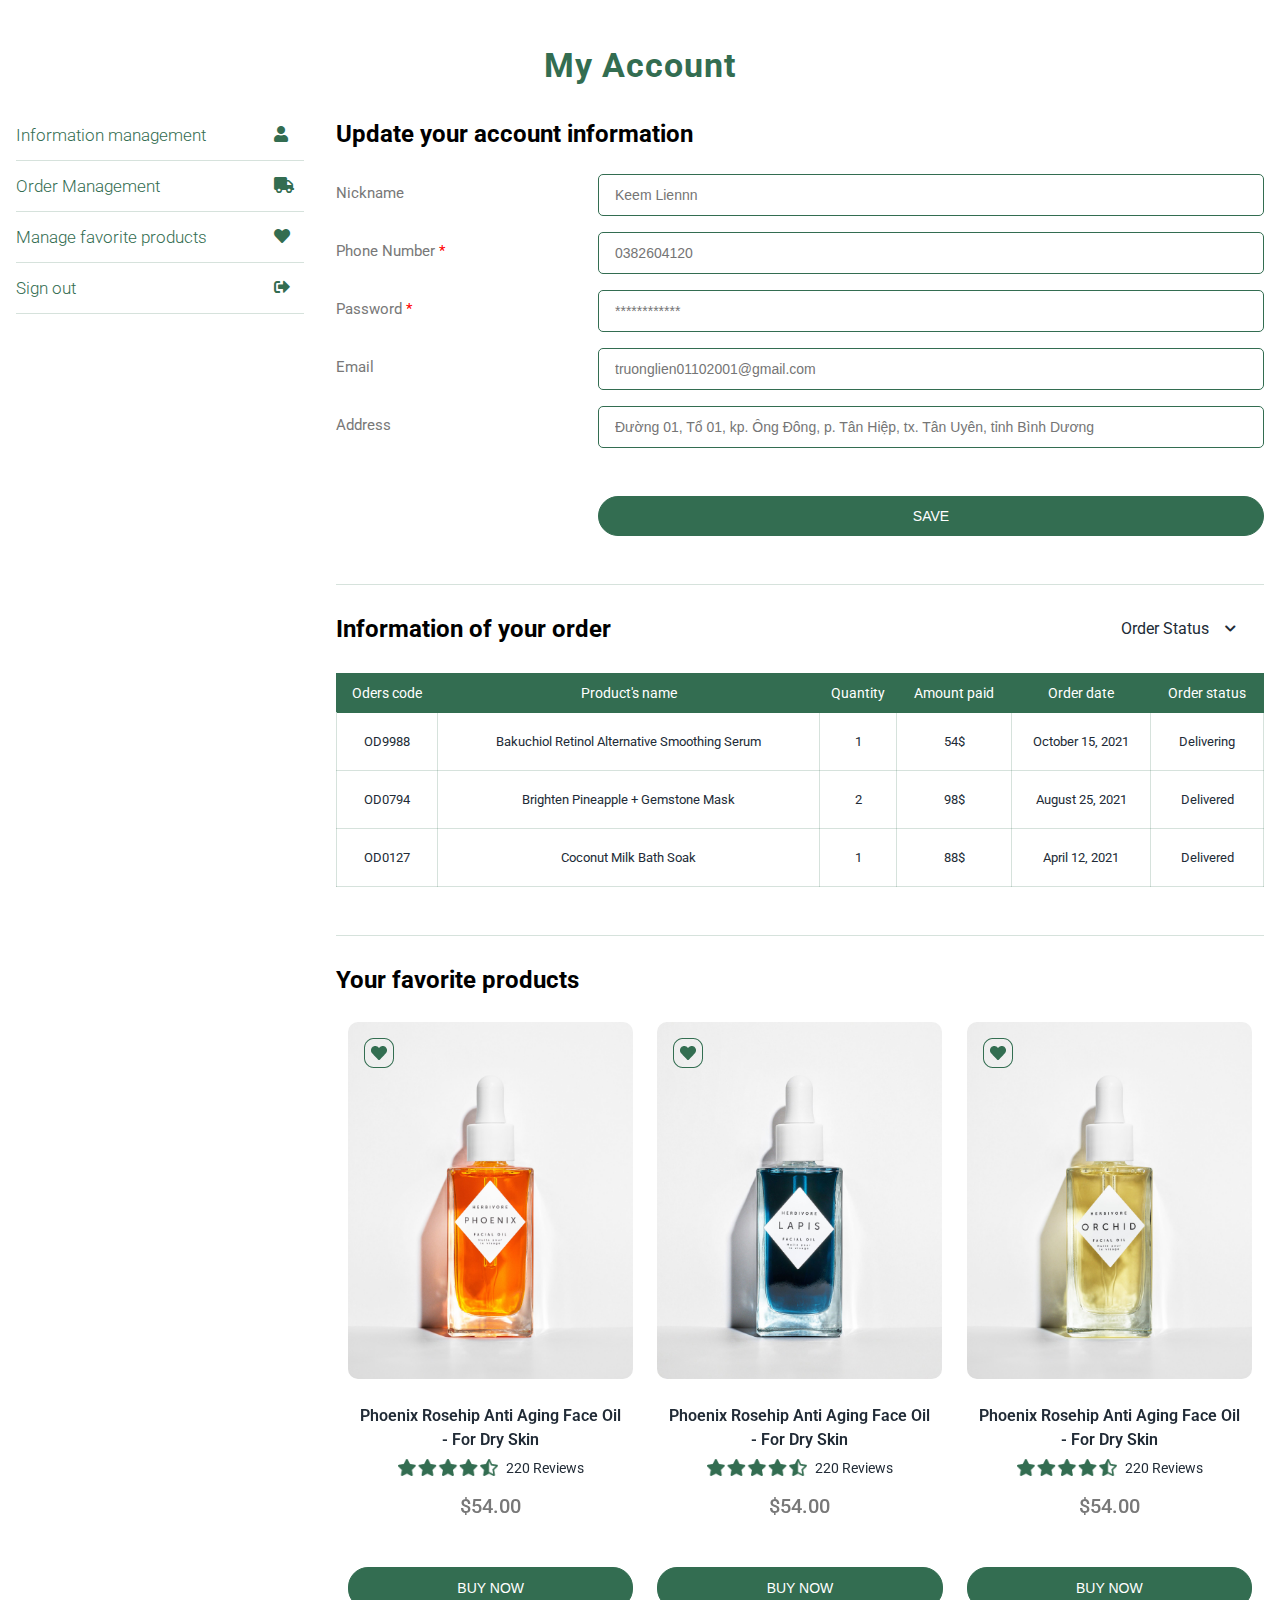
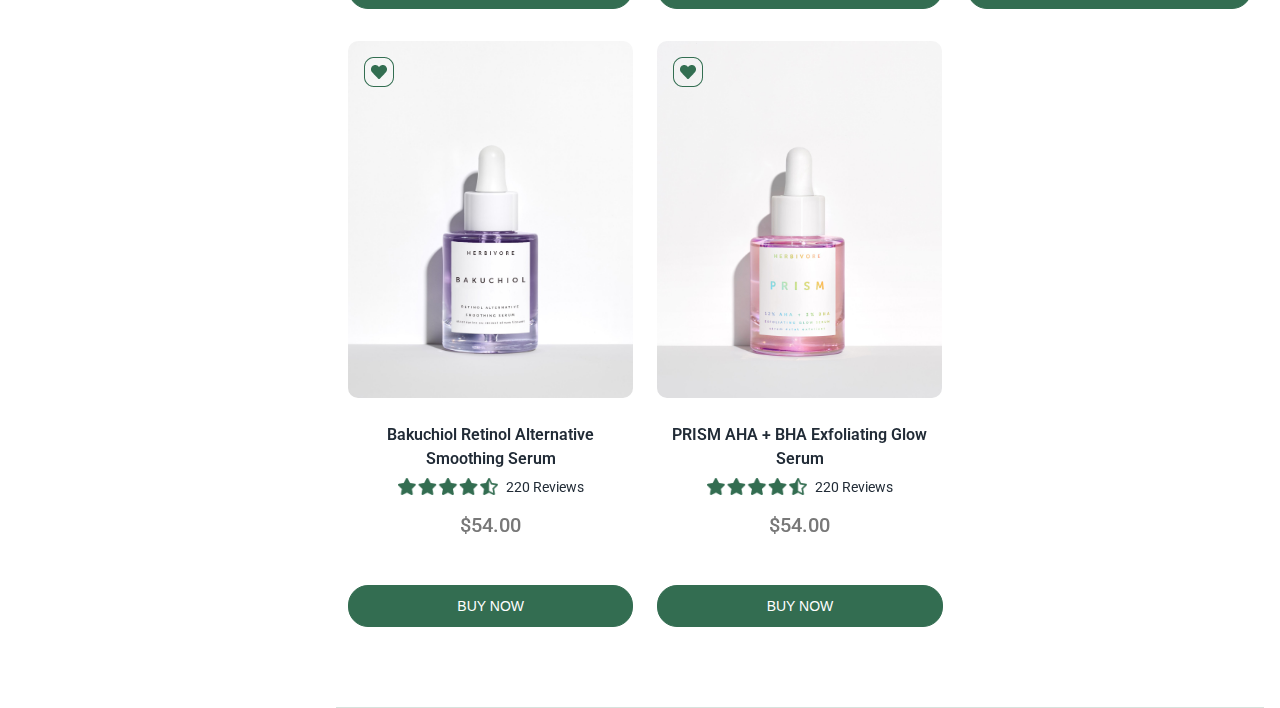
<file: mypage/index.html>
<!DOCTYPE html>
<html lang="en">
<head>
    <meta charset="UTF-8">
    <meta http-equiv="X-UA-Compatible" content="IE=edge">
    <meta name="viewport" content="width=device-width, initial-scale=1.0">
    <link rel="stylesheet" href="../css/style.css">
    <link rel="stylesheet" href="../css/base.css">    
    <link rel="stylesheet" href="../fonts/fontawesome-free-5.15.3-web/css/all.css">
    <link href="https://fonts.googleapis.com/css2?family=Roboto:wght@100;300;400;500;700;900&display=swap" rel="stylesheet">
    <link href="https://fonts.googleapis.com/css2?family=Montserrat:wght@100;200;300;400;500;600;700;800;900&display=swap" rel="stylesheet">
    <link rel="stylesheet" href="https://cdnjs.cloudflare.com/ajax/libs/font-awesome/4.7.0/css/font-awesome.min.css">
    <title>My Account</title>
</head>
<body>
    <div class="grid">
        <div class="grid-row">
            <div class="purchase-header">
                <h2 class="purchase__heading">My Account</h2>
            </div>
        </div>
    </div>
    <div class="grid">
        <div class="grid-row body-responsive">
            <div class="grid-col-3 menu-responsive">
                <nav class="purchase-menu">
                    <ul class="purchase-menu__list">
                        <a href="#voucher" class="purchase-menu__link">
                            <li class="purchase-menu__item">
                                Information management
                                <i class="purchase-menu__icon fas fa-user"></i>
                            </li>
                        </a>
                        <a href="#process" class="purchase-menu__link">
                            <li class="purchase-menu__item">
                                Order Management 
                                <i class="purchase-menu__icon fas fa-truck"></i>
                            </li>
                        </a>
                        <a href="#shipping" class="purchase-menu__link">
                            <li class="purchase-menu__item">
                                Manage favorite products
                                <i class="purchase-menu__icon fas fa-heart"></i>
                            </li>
                        </a>
                        <a href="#payment" class="purchase-menu__link">                          
                            <li class="purchase-menu__item">
                                Sign out
                                <i class="purchase-menu__icon fas fa-sign-out-alt"></i>
                            </li>
                        </a>
                    </ul>
                </nav>
            </div>
            <div class="grid-col-7 info-responsive">
                <div class="section01">
                    <h4 class="purchase-info__heading">Update your account information</h4>
                    <form name="myForm" action="/mypage/action_page.php" onsubmit="return validateForm()" method="post">
                        <div class="row">
                          <div class="col-25">
                            <label for="nickname">Nickname</label>
                          </div>
                          <div class="col-75">
                            <input type="text" id="nickname" name="nickname" placeholder="Keem Liennn">
                          </div>
                        </div>
                        <div class="row">
                          <div class="col-25">
                            <label for="phone">Phone Number <span class="red">*</span></label>
                          </div>
                          <div class="col-75">
                            <input type="text" id="phone" name="phone" placeholder="0382604120">
                          </div>
                        </div>
                        <div class="row">
                            <div class="col-25">
                              <label for="password">Password <span class="red">*</span></label>
                            </div>
                            <div class="col-75">
                              <input type="password" id="password" name="password" placeholder="************">
                            </div>
                        </div>
                        <div class="row">
                            <div class="col-25">
                              <label for="email">Email </label>
                            </div>
                            <div class="col-75">
                              <input type="text" id="email" name="email" placeholder="truonglien01102001@gmail.com">
                            </div>
                        </div>
                        <div class="row">
                            <div class="col-25">
                              <label for="address"><Address></Address> Address</label>
                            </div>
                            <div class="col-75">
                              <input type="text" id="address" name="address" placeholder="Đường 01, Tổ 01, kp. Ông Đông, p. Tân Hiệp, tx. Tân Uyên, tỉnh Bình Dương">
                            </div>
                        </div>
                        <div class="row">
                            <div class="col-75">
                                <div class="outer">
                                    <input type="submit" value="SAVE">
                                </div>
                            </div>
                        </div>
                    </form>
                </div>
                <!-- <hr size="1px" color="rgba(51, 109, 81, 0.2)"> -->
                <div class="section02">
                    <div class="section02__header">
                        <h4 class="purchase-info__heading">Information of your order</h4>
                        <div class="orderStatus">
                            <span>Order Status</span>
                            <i class="fas fa-chevron-down"></i>
                            <ul class="sub-menu">
                                <li class="sub-menu-item">All single orders</li>
                                <li class="sub-menu-item">Orders have been delivered successfully</li>
                                <li class="sub-menu-item">Orders are being delivered</li>
                            </ul>
                        </div>
                    </div>
                    <!-- <div class="row orderStatus" style="background-color: #F9F9F9;">
                        <div class="col-25">
                            <br>
                            <h2 style="display: inline;">Order Status</h2>
                        </div>
                        <div class="col-75 radioCheck" style="display: inline; margin-right: 0;">
                            <label class="radio">
                                <input type="radio" name="r" value="1" checked>
                                <span>All single orders</span>
                            </label>
                            <label class="radio">
                                <input type="radio" name="r" value="2">
                                <span>Orders have been delivered successfully</span>
                            </label>
                            <label class="radio">
                                <input type="radio" name="r" value="3">
                                <span>Orders are being delivered</span>
                            </label>
                        </div>
                    </div> -->
                    <table id="orders">
                        <tr>
                          <th>Oders code</th>
                          <th>Product's name</th>
                          <th>Quantity</th>
                          <th>Amount paid</th>
                          <th>Order date</th>
                          <th>Order status</th>
                        </tr>
                        <tr class="orderItems">
                          <td>OD9988</td>
                          <td>Bakuchiol Retinol Alternative Smoothing Serum</td>
                          <td>1</td>
                          <td>54$</td>
                          <td>October 15, 2021 </td>
                          <td>Delivering</td>
                        </tr>
                        <tr class="orderItems">
                            <td>OD0794</td>
                            <td>Brighten Pineapple + Gemstone Mask</td>
                            <td>2</td>
                            <td>98$</td>
                            <td>August 25, 2021 </td>
                            <td>Delivered</td>
                        </tr>
                        <tr class="orderItems">
                            <td>OD0127</td>
                            <td>Coconut Milk Bath Soak</td>
                            <td>1</td>
                            <td>88$</td>
                            <td>April 12, 2021 </td>
                            <td>Delivered</td>
                        </tr>
                    </table>
                </div>
                <!-- <hr size="1px" color="#000"> -->
                <div class="section03">
                    <h4 class="purchase-info__heading">Your favorite products</h4>
                    <div class="products-container">
                        <div class="products-container-row">
                            <div class="grid-col-7-3">
                                <div class="products-container-item">
                                    <div class="products-container-item__pic">
                                        <img src="../img/Herbivore_Phoenix_Antiaging_FaceOil_Ecomm.jpg" alt="" class="products-container-item-img">
                                        <img src="../img/Heart.png" alt="Heart" class="products-container-item-heart">
                                    </div>

                                    <div class="products-container-item__info">
                                        <div class="product-name-box">
                                            <h4 class="product-name">Phoenix Rosehip Anti Aging Face Oil - For Dry Skin</h4>
                                        </div>
                                        <div class="product-review">
                                            <img src="../img/Star.png" alt="" class="product-review-img">
                                            <span class="product-review-number">220 Reviews</span>
                                        </div>
                                        <p class="product-price">$54.00</p>
                                    </div>
                                </div>
                                <button class="btn btn_buy-now">BUY NOW</button>
                            </div>

                            <div class="grid-col-7-3">
                                <div class="products-container-item">
                                    <div class="products-container-item__pic">
                                        <img src="../img/Herbivore_Lapis_BlueTansy_FaceOil_Ecomm.jpg" alt="" class="products-container-item-img">
                                        <img src="../img/Heart.png" alt="Heart" class="products-container-item-heart">
                                    </div>

                                    <div class="products-container-item__info">
                                        <div class="product-name-box">
                                            <h4 class="product-name">Phoenix Rosehip Anti Aging Face Oil - For Dry Skin</h4>
                                        </div>
                                        <div class="product-review">
                                            <img src="../img/Star.png" alt="" class="product-review-img">
                                            <span class="product-review-number">220 Reviews</span>
                                        </div>
                                        <p class="product-price">$54.00</p>
                                    </div>
                                </div>
                                <button class="btn btn_buy-now">BUY NOW</button>
                            </div>

                            <div class="grid-col-7-3">
                                <div class="products-container-item">
                                    <div class="products-container-item__pic">
                                        <img src="../img/Herbivore_Orchid_Antioxidant_FaceOil_Ecomm.jpg" alt="" class="products-container-item-img">
                                        <img src="../img/Heart.png" alt="Heart" class="products-container-item-heart">
                                    </div>

                                    <div class="products-container-item__info">
                                        <div class="product-name-box">
                                            <h4 class="product-name">Phoenix Rosehip Anti Aging Face Oil - For Dry Skin</h4>
                                        </div>
                                        <div class="product-review">
                                            <img src="../img/Star.png" alt="" class="product-review-img">
                                            <span class="product-review-number">220 Reviews</span>
                                        </div>
                                        <p class="product-price">$54.00</p>
                                    </div>
                                </div>
                                <button class="btn btn_buy-now">BUY NOW</button>
                            </div>

                            <div class="grid-col-7-3">
                                <div class="products-container-item">
                                    <div class="products-container-item__pic">
                                        <img src="../img/Herbivore_Bakuchiol_Serum_Ecomm.jpg" alt="" class="products-container-item-img">
                                        <img src="../img/Heart.png" alt="Heart" class="products-container-item-heart">
                                    </div>

                                    <div class="products-container-item__info">
                                        <div class="product-name-box">
                                            <h4 class="product-name">Bakuchiol Retinol Alternative Smoothing Serum</h4>
                                        </div>
                                        <div class="product-review">
                                            <img src="../img/Star.png" alt="" class="product-review-img">
                                            <span class="product-review-number">220 Reviews</span>
                                        </div>
                                        <p class="product-price">$54.00</p>
                                    </div>
                                </div>
                                <button class="btn btn_buy-now">BUY NOW</button>
                            </div>

                            
                            <div class="grid-col-7-3">
                                <div class="products-container-item">
                                    <div class="products-container-item__pic">
                                        <img src="../img/Herbivore_Prism_12AHA_Exfoliating_FaceSerum_Ecomm.jpg" alt="" class="products-container-item-img">
                                        <img src="../img/Heart.png" alt="Heart" class="products-container-item-heart">
                                    </div>

                                    <div class="products-container-item__info">
                                        <div class="product-name-box">
                                            <h4 class="product-name">PRISM AHA + BHA Exfoliating Glow Serum
                                            </h4>
                                        </div>
                                        <div class="product-review">
                                            <img src="../img/Star.png" alt="" class="product-review-img">
                                            <span class="product-review-number">220 Reviews</span>
                                        </div>
                                        <p class="product-price">$54.00</p>
                                    </div>
                                </div>
                                <button class="btn btn_buy-now">BUY NOW</button>
                            </div>
                        </div>                          
              
                </div>
            </div>
        </div>
    </div>
</body>
</html>
</file>
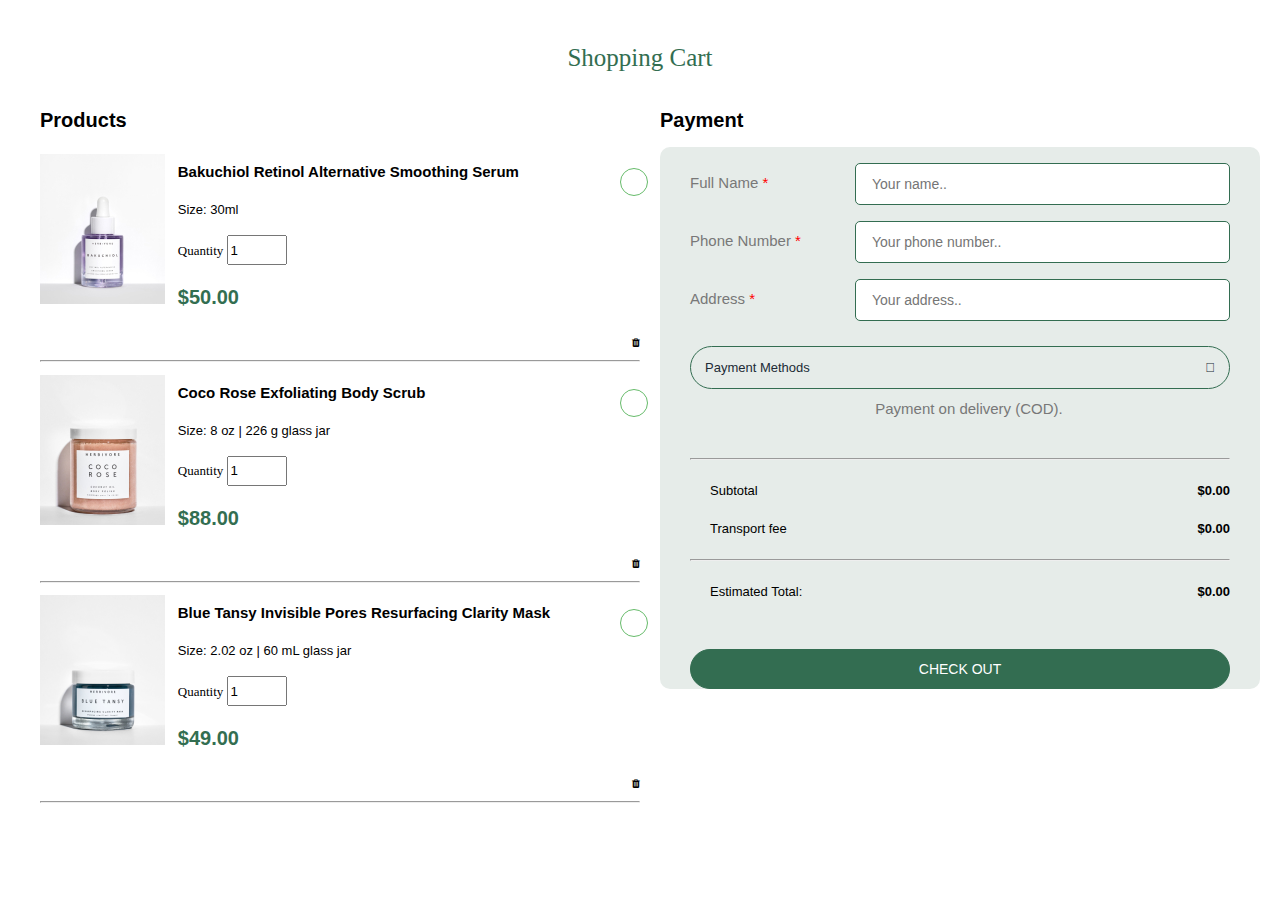
<file: mypage/myorder.html>
<!DOCTYPE html>
<html lang="en">
<head>
    <meta charset="UTF-8">
    <meta http-equiv="X-UA-Compatible" content="IE=edge">
    <meta name="viewport" content="width=device-width, initial-scale=1.0">
    <link rel="stylesheet" href="../css/style.css">
    <link rel="stylesheet" href="../css/base.css">
    <link rel="stylesheet" href="https://cdnjs.cloudflare.com/ajax/libs/font-awesome/4.7.0/css/font-awesome.min.css">
    <script src="/mypage/action_page.php"></script>
    <title>My Order</title>
</head>
<body>
    <div class="container">
        <p style="font-family: Montserrat; font-size: 2.5em; color: #336E51;">Shopping Cart</p>  
        <!-- Cart Items Layout -->
        <div class="row1" >
            <div class="col1 products">
                <h1>Products</h1>
                <ul>
                    <li class="product" >
                        <div class="li">
                            <div class="itemImg">
                                <img src="../img/SP1.jpg" alt="" style="width: 100%;">
                            </div>
                            <div class="itemInfo">
                                <h2 class="name">Bakuchiol Retinol Alternative Smoothing Serum</h2>
                                <p class="size">Size: 30ml</p>
                                <div class="quantity" >
                                    <p>Quantity </p>
                                    <input type="number" value="1" style="width: 60px; height: 30px;">
                                </div>
                                <p class="price">$50.00</p>
                            </div>
                        </div>
                        <div class="object">                            
                            <div class="round">
                                <input type="checkbox" unchecked id="checkbox" />
                                <label for="checkbox"></label>
                            </div>                   
                            <i class="fa fa-trash" ></i>
                        </div>
                        <hr>
                    </li>
                    <li class="product" >
                        <div class="li">
                            <div class="itemImg">
                                <img src="../img/SP2.jpg" alt="" style="width: 100%;">
                            </div>
                            <div class="itemInfo">
                                <h2 class="name">Coco Rose Exfoliating Body Scrub</h2>
                                <p class="size">Size: 8 oz | 226 g glass jar </p>
                                <div class="quantity" >
                                    <p>Quantity </p>
                                    <input type="number" value="1" style="width: 60px; height: 30px;">
                                </div>
                                <p class="price">$88.00</p>
                            </div>
                        </div>
                        <div class="object">                            
                            <div class="round">
                                <input type="checkbox" unchecked id="checkbox1" />
                                <label for="checkbox1"></label>
                            </div>                   
                            <i class="fa fa-trash" ></i>
                        </div>
                        <hr>
                    </li>
                    <li class="product" >
                        <div class="li">
                            <div class="itemImg">
                                <img src="../img/SP3.jpg" alt="" style="width: 100%;">
                            </div>
                            <div class="itemInfo">
                                <h2 class="name">Blue Tansy Invisible Pores Resurfacing Clarity Mask</h2>
                                <p class="size">Size: 2.02 oz | 60 mL glass jar</p>
                                <div class="quantity" >
                                    <p>Quantity </p>
                                    <input type="number" value="1" style="width: 60px; height: 30px;">
                                </div>
                                <p class="price">$49.00</p>
                            </div>
                        </div>
                        <div class="object">                            
                            <div class="round">
                                <input type="checkbox" unchecked id="checkbox2" />
                                <label for="checkbox2"></label>
                            </div>                   
                            <i class="fa fa-trash" ></i>
                        </div>
                    </li>  
                    <hr>                    
                </ul>
            </div>
            <div class="col1">
                <h1>Payment</h1>
                <div class="payment">
                    <form name="myForm" action="/mypage/action_page.php" onsubmit="return validateForm()" method="post">
                    <div class="row">
                      <div class="col-25">
                        <label for="fname">Full Name <span class="red">*</span></label>
                      </div>
                      <div class="col-75">
                        <input type="text" id="fname" name="fullname" placeholder="Your name..">
                      </div>
                    </div>
                    <div class="row">
                      <div class="col-25">
                        <label for="phone">Phone Number <span class="red">*</span></label>
                      </div>
                      <div class="col-75">
                        <input type="text" id="phone" name="phone" placeholder="Your phone number..">
                      </div>
                    </div>
                    <div class="row">
                        <div class="col-25">
                          <label for="address">Address <span class="red">*</span></label>
                        </div>
                        <div class="col-75">
                          <input type="text" id="address" name="address" placeholder="Your address..">
                        </div>
                      </div>
                      <br>
                    <div class="row">
                      <div class="col-25" style="width: 100%; margin-top: 0;">
                        <div class="home__category-item">
                            <span class="home__category-name">
                                Payment Methods
                            </span>
                            <i class="home__category-icon fas fa-chevron-down"></i>
                            <nav class="home__category-menu">
                                <ul class="home__category-list">
                                    <li class="home__category-list-item">
                                        <a href="">COD</a>
                                    </li>
                                    <li class="home__category-list-item">
                                        <a href="">Bank Card</a>
                                    </li>
                                    <li class="home__category-list-item">
                                        <a href="">Electronic Wallet</a>
                                    </li>
                                    <li class="home__category-list-item">
                                        <a href="">Visa</a>
                                    </li>
                                </ul>
                            </nav>
                        </div>                      
                      </div>
                      <div class="col-75" style="text-align: center; width: 100%; margin-top: 0;">
                        <label for="COD">Payment on delivery (COD).</label>
                      </div>
                    </div>
                    <br> <hr>
                    <div class="row2">
                        <div class="col2">
                            <p>Subtotal</p>
                            <p>Transport fee</p>
                        </div>
                        <div class="col2 col2-right">
                            <p>$0.00</p>  
                            <p>$0.00</p>                        
                        </div>
                    </div>
                    <hr>
                    <div class="row2">
                        <div class="col2">
                            <p>Estimated Total:</p>
                        </div>
                        <div class="col2 col2-right">
                            <p>$0.00</p>                   
                        </div>
                    </div>
                    <div class="outer">
                        <input type="submit" value="CHECK OUT">
                    </div>
                    </form>
                </div>
            </div>
        </div>
        <!-- No Data Layout -->
        <div class="noData" style="display:none">                 			
            <img src="../img/ico_nodata_myorder.jpg" style="width:100%;max-width:500px">                         			
            <p style="font-size: 28px;">Your Cart Is Empty</p>                   		
            <div class="outer">                
                <div class="button_slide slide_right">
                    CONTINUE SHOPPING 
                    <a href="#"><i class="fa fa-fw fa-arrow-right"></i></a>
                </div>
            </div>
        </div>
    </div>
</body>
</html>
</file>
<file: css/style.css>
/* My account */
.purchase-header{
  width: 100%;
}
.purchase__heading{
  font-size: 3.4rem;
  line-height: 3.4rem;
  font-weight: 700;
  letter-spacing: 1px;
  margin: 48px 0 16px;
  text-align: center;
  color: var(--primary-color);
}
/* Purchase menu */
.purchase-menu{

}
.purchase-menu__list{
    list-style: none;
    padding: 12px 0;
    margin: 0;
}
.purchase-menu__link{
    text-decoration: none;
}
.purchase-menu__item{
    display: flex;
    justify-content: space-between;
    justify-items: center;
    font-size: 1.7rem;
    font-weight: 300;
    line-height: 1.8rem;
    padding: 16px 0;
    color: var(--primary-color);
    border-bottom: 1px solid var(--line-color);
}
.purchase-menu__item:hover{
    font-weight: 400;
}
.purchase-menu__icon{
    width: 30px;
    float: right;
    font-size: 1.6rem;
    color: var(--primary-color);
}
.purchase-info__heading{
  margin: 0;
  font-size: 2.4rem;
  line-height: 2.4rem;
  color: var(--bl);
}
.section01{
  margin-top: 24px;
  padding-bottom: 48px;
  border-bottom: 1px solid var(--line-color);
}
.section03,
.section02{
  padding: 32px 0 48px;
  border-bottom: 1px solid var(--line-color);
}
/* .orderStatus{
  display: flex;
  align-items: center;
} */
table{
  width: 100%;
  margin-top: 32px;
  border-collapse: collapse;
  text-align: center;
  border: 1px solid var(--primary-color);
}
th{
  font-size: 1.4em;
  line-height: 1.4rem;
  font-weight: 400;
  padding: 12px 0;
  color: var(--white-color);
  background-color: var(--primary-color);
}
td{
  font-size: 1.3em;
  font-weight: 400;
  padding: 16px 0;
  color: var(--text-color);
  border: 1px solid var(--line-color);
  background-color: var(--white-color);
}
.section02__header{
  display: flex;
  justify-items: center;
  align-items: center;
  justify-content: space-between;
}
.orderStatus{
  display: flex;
  align-items: center;
  justify-content: center;
  justify-items: center;
  padding: 0 28px 0 0;
  color: var(--text-color);
  position: relative;
}
.orderStatus span{
  font-size: 1.6rem;
  line-height: 1.6rem;
  margin-right: 16px;
}
.orderStatus i{
  font-size: 1.2rem;
}
.products-container{
  margin-top: 30px;
}



.mypageCateArea .lnbTop a {
  display: block;
  border-bottom: 1px solid #ccc;
  padding: 16px;
  text-decoration: none;
}
.mypageCateArea .lnbTop a.on {
  border-bottom: 2px solid #024137;
  font-family: 'noto md';
  color: #024137;
}
#_cate_main{
  background: url(../img/User.jpg) no-repeat;
  background-position: center right;
  background-size:18px auto;
}
#_cate_order{
  background: url(../img/Delivery.jpg) no-repeat;
  background-position: center right;
  background-size:18px auto;
}
#_cate_favorite{
  background: url(../img/Favorite.jpg) no-repeat;
  background-position: center right;
  background-size:18px auto;
}
#_cate_sign_out{
  background: url(../img/Sign\ out.jpg) no-repeat;
  background-position: center right;
  background-size:18px auto;
}
  /* Section 02 */
#orders {
  /* font-family: Arial, Helvetica, sans-serif;
  border-collapse: collapse;
  width: 100%; */
}
  
/* #orders td, #orders th {
  border: 1px solid #ddd;
  padding: 8px;
} */
/*   
#orders th {
  padding-top: 12px;
  padding-bottom: 12px;
  text-align: center;
  background-color: #336E51;
  color: white;
} */
/* #orders td{
  text-align: center;
} */
/* .orderItems{
  height: 120px;
} */
  /* Section 02 */
  /* Section 03 */
.product-name-box h4{
    font-family: 'Roboto', sans-serif;
}
.products-container-row{
  display: grid;
  grid-template-columns: auto auto auto;
}
.products-container-item{
  display: flex;
  flex-direction: column;
  border-radius: 2px;
  transition: transform linear 0.1s;
  will-change: transform;
}
.products-container-item:hover{
  box-shadow: 0 5px 10px 0 rgba(0, 0, 0, 0.05);
  transform: translateY(-1px);
}
.products-container-item__pic{
  position: relative;
  width: 100%;
  cursor: pointer;
}
.products-container-item-img{
  width: 100%;
  border-radius: 10px;
}
.products-container-item-heart{
  position: absolute;
  top: 16px;
  left: 16px;
}
.products-container-item__info{
  padding: 0 8px;
}
.product-name-box{
  height: 48px;
  margin: 16px 0 8px 0;
}
.product-name{
  font-size: 1.6rem;
  font-weight: 600;
  text-align: center;
  margin: 16px 0;
  color: var(--text-color);
  cursor: pointer;
  margin: 0;
  line-height: 2.4rem;
}
.product-review{
  display: flex;
  justify-items: center;
  align-items: center;
  justify-content: center;
  color: var(--text-color);
  }
.product-review-img{
  width: 100px;
  margin-top: -1px;
  margin-right: 8px;
}
.product-review-number{
  font-size: 1.4rem;
  font-weight: 400;
  line-height: 0;
}
.product-price{
  font-size: 2rem;
  font-weight: 500;
  margin: 18px 0 24px;
  text-align: center;
  color: var(--sub-text-color);
}
/* .products-container-row {
  --gap: 16px;
  --num-cols: 3;
  
  box-sizing: border-box;
  padding: var(--gap);
  
  display: grid;
  grid-template-columns: repeat(var(--num-cols), 1fr);
  gap: var(--gap);
} */

/* .products-container-row > .grid-col-7-3 {
  width: 100%;
  height: 100%;
  object-fit: cover;
}
.grid-col-7-3 {
  grid-column: span 1;
} */
  
@media screen and (max-width: 1000px) {
  .products-container-row {
    --num-cols: 2;
  }
}
@media screen and (max-width: 500px) {
  .products-container-row {
    --num-cols: 1;
  }
}
.btn_buy-now{
  width: 100%;
  margin-top: 24px;
  color: var(--white-color);
  font-size: 1.6rem;
  font-weight: 500;
  line-height: 1.6rem;
  border: 1px solid var(--primary-color);
}
.btn_buy-now:hover{
    color: var(--primary-color);
    background-color: var(--white-color);
}
  /* Section 03 */
/* My account */

/* Shopping cart*/
.container{
  color: #000000;
  text-align: center;
}
.fa .fa-trash{
  vertical-align: right;
}
/* Cart items */
.row1 .col1 li .li .quantity p{
  font-family: Montserrat;
  display: inline;
}
.row1 .col1 li .li .price{
  font-weight: bolder;
  font-size: 20px;
}
.row1 .col1 li .li div{
  display: inline-block;
}
.row1 .col1 li{
  position: relative;
}
.row1 h1{
  color: #000000;
}
.col1 .price{
  color: #336E51;
}
/* .itemInfo h2{
  font-size: 16px;
  color: #000000;
} */
.itemList{
  width: 100%;
  height: 100%;
}
.product{
  text-align: left;
}
.col1 {
  text-align: left;
  padding-left: 20px;
  float: left;
  width: 50%;
}
.row1:after {
  content: "";
  display: table;
  clear: both;
}
.row2 .col2-right{
  text-align: right;
}
.row2 .col2-right p{
  font-weight: bolder;
}
.col2 {
  text-align: center left;
  padding-left: 20px;
  float: left;
  width: 50%;
}
.row2:after {
  content: "";
  display: table;
  clear: both;
}
/* Cart items */

/* Round checkbox */
.round {
  position: absolute;
  top: 10%;
  right: 0;
}
  
.object{
  text-align: right;
}

.round label {
  background-color: #fff;
  border: 1px solid #66bb6a;
  border-radius: 50%;
  cursor: pointer;
  height: 28px;
  left: 0;
  position: absolute;
  top: 0;
  width: 28px;
}
  
.round label:after {
  border: 2px solid #fff;
  border-top: none;
  border-right: none;
  content: "";
  height: 6px;
  left: 7px;
  opacity: 0;
  position: absolute;
  top: 8px;
  transform: rotate(-45deg);
  width: 12px;
}
  
.round input[type="checkbox"] {
  visibility: hidden;
}
  
.round input[type="checkbox"]:checked + label {
  background-color: #66bb6a;
  border-color: #66bb6a;
}
  
.round input[type="checkbox"]:checked + label:after {
  opacity: 1;
}
/* Round Checkbox */
/* Payment Info*/
.payment{
  position: relative;
  background: #E6ECE9;
  border-radius: 10px;
  padding: 0 30px;
}
input[type=text], input[type=password], select, textarea {
  width: 100%;
  font-size: 1.4rem;
  line-height: 1.4rem;
  padding: 12px 16px;
  border: 1px solid var(--primary-color);
  border-radius: 5px;
  outline: none;
  resize: vertical;
}

form{
  margin-top: 12px;
}
label {
  font-size: 1.5rem;
  line-height: 1.5rem;
  font-weight: 400;
  color: var(--sub-text-color);
  padding: 12px 12px 12px 0;
  display: inline-block;
}

.container {
  border-radius: 5px;
  padding: 20px;
}

.col-25 {
  float: left;
  width: 25%;
  margin-top: 16px;
}

.col-75 {
  padding-left: 30px;
  float: right;
  width: 75%;
  margin-top: 16px;
}

input[type=submit] {
  width: 100%;
  border: 1px solid var(--primary-color);
  outline: none;
  color: #FFF;
  border-radius: 50px;
  padding: 12px 16px;
  display: inline-block;
  font-family: Arial, Helvetica, sans-serif;
  font-size: 1.4rem;
  line-height: 1.4rem;
  font-weight: 500;
  cursor: pointer;
  /* box-shadow: inset 0 0 0 0 #FFF;
  -webkit-transition: ease-out 0.4s;
  -moz-transition: ease-out 0.4s; */
  /* transition: ease-out 0.4s; */
  background-color: var(--primary-color);
  cursor: pointer;
}
/* input[type=submit]:hover {
  color: var(--primary-color);
  box-shadow: inset 734px 0 0 0 #FFF;
} */
input[type=submit]:hover{
  background-color: rgba(51, 109, 81, 0.9);
}
/* Clear floats after the columns */
.row:after {
  content: "";
  display: table;
  clear: both;
}

div.itemInfo{
  padding-left: 10px;
}

/* Payment method*/
.home__category-item{
  position: relative;
  min-width: 250px;
  padding: 14px;
  display: flex;
  align-items: center;
  justify-content: space-between;
  border: 1px solid var(--primary-color);
  border-radius: 30px;
}
.home__category-item::before{
  content: "";
  position: absolute;
  background-color: transparent;
  min-width: 250px;
  height: 8px;
  top: 100%;
  left: 0;
  right: 0;
  bottom: 0;
}
.home__category-name{
  font-family: 'Roboto', sans-serif;
  font-size: 1.3rem;
  font-weight: 400;
  line-height: 1.3rem;
  color: var(--text-color);
}
.home__category-icon{
  font-size: 1.3rem;
  color: var(--text-color);
  cursor: pointer;
}
.home__category-item:hover .home__category-menu{
  display: block;
}
.home__category-menu{
  position: absolute;
  background-color:  var(--white-color);
  min-width: 250px;
  top: calc(100% + 4px);
  right: 0;
  list-style: none;
  padding-left: 0;
  z-index: 1;
  background: white;
  border-radius: 3px;
  box-shadow: 0 0 10px rgb(0 0 0 / 10%);
  display: none;
}
.home__category-list{
  list-style: none;
  padding: 0;
  margin: 0;
}
.home__category-list-item{
  text-decoration: none;
  display: flex;
}
.home__category-list-item a{
  text-decoration: none;
  width: 100%;
  padding: 12px 24px;
  font-family: 'Roboto', sans-serif;
  font-size: 1.4rem;
  font-weight: 400;
  line-height: 1.4rem;
  color: var(--text-color);
}
.home__category-list-item a:hover{
  color: var(--white-color);
  background-color: var(--primary-color);
}

.fas {
  font-weight: 900;
  -webkit-font-smoothing: antialiased;
  display: inline-block;
  font-style: normal;
  font-variant: normal;
  text-rendering: auto;
  line-height: 1;
}

.col1 .product p {
  font-size: 13px;
}
.payment p {
  font-size: 13px;
}
/* Responsive layout - when the screen is less than 600px wide, make the two columns stack on top of each other instead of next to each other */
@media screen and (max-width: 700px) {
  .col-25, .col-75, .col1, input[type=submit] {
    width: 100%;
    margin-top: 0;
  }
}
/* Payment Info*/
/* Shopping cart*/
@media all and (max-width:1599px) {
  .mypageWrap .mypageCateArea {width:17.6%;min-width:166px;}
	.mypageWrap .mypageArea {width:77.7%;min-width:732px;}
	.mypageWrap {width:100%;min-width:1000px;}
	.mypageCateArea .lnbTop a {
    font-size:12px;line-height:38px;
  }
}

@media screen and (max-width: 1001px) {
  .mypageCateArea .lnbTop {
    width: 100%;
    height: auto;
    position: relative;
  }
  .mypageCateArea .lnbTop a {float: left;font-size: 10px;}
  div.mypageArea { margin-left: 0;}
  .section01, .row{
    width: 100%;
  }
}

@media screen and (max-width: 1000px) {
  .mypageCateArea .lnbTop a {
    text-align: center;
    float: none;
    font-size: 8px;
  }
  .section01, .row{
    width: 100%;
  }
}
</file>
<file: css/base.css>
* {
    box-sizing: inherit;
}
body{
    margin: 0;
    padding: 0;
}
html{
    font-size: 62.5%;
    line-height: 2rem;
    font-family: 'Roboto', sans-serif;
    box-sizing: border-box;
    scroll-behavior: smooth;
}

:root{
    --white-color: #ffffff;
    --black-color: #000000;
    --primary-color: #336d51;
    --category-color: #E6ECE9;
    --line-color: rgba(51, 109, 81, 0.2);
    --sub-text-color: #787878;
    --text-color: #212B36;
}
/* Responsive*/
.grid{
    width: 1400px;
    max-width: 100%;
    margin: 0 auto;
}
.grid-full-width{
    width: 100%;
}
.grid-row{
    display: flex;
    flex-wrap: wrap;
    padding-left: -16px;
    padding-right: -16px;
}
.grid-col-3{
    width: 25%;
    padding-left: 16px;
    padding-right: 16px;
}
.grid-col-7{
    width: 75%;
    padding-left: 16px;
    padding-right: 16px;
}
.grid-col-7-3{
    padding-left: 12px;
    padding-right: 12px;
    margin-bottom: 32px;
}
aside{
    display: block;
    padding: 0;
    margin: 0;
}
div{
    display: block;
    padding: 0;
    margin: 0;
}
ol, ul, li{
    padding: 0;
    list-style:none;
}
a{
    color:#101010;
    text-decoration:none;
    outline:none;
}
a:hover{
    text-decoration:none;
}
/* .grid-col-7-3{
    width: calc(100% / 3);
    display: block;
    padding-left: 12px;
    padding-right: 12px;
} */
/* .grid-row{
    display: flex;
    flex-wrap: wrap;
    padding-left: -16px;
    padding-right: -16px;
} */
/* Button */
button{
    cursor: pointer;
}
.button_slide {
    color: #FFF;
    border-radius: 50px;
    padding: 18px 36px;
    display: inline-block;
    font-family: "Lucida Console", Monaco, monospace;
    font-size: 14px;
    letter-spacing: 1px;
    cursor: pointer;
    box-shadow: inset 0 0 0 0 #FFF;
    -webkit-transition: ease-out 0.4s;
    -moz-transition: ease-out 0.4s;
    transition: ease-out 0.4s;
    background-color: #336E51;
    cursor: pointer;
}
.fa-arrow-right{
    text-align: center;
    padding: 12px;
    color: white;
    text-decoration: none;
    font-size: 12px;
}

.slide_right:hover {
    border: 2px solid rgb(51, 109, 81);
    color: #336E51;
    box-shadow: inset 400px 0 0 0 #FFF;
}
.fa-arrow-right:hover {
    color: #336E51;
}
.outer {
    text-align: center;
    margin-top: 32px;
}
.btn{
    min-width: 120px;
    border-radius: 20px;
    padding: 12px 16px;
    color: var(--white-color);
    background-color: var(--primary-color);
    font-size: 1.4rem;
    font-weight: 500;
}
/* Button */
/* Radio checkbox */
.radio {
    margin: 16px 0;
    cursor: pointer;
}
.radio input {
    display: none;
}
.radio input + span {
    line-height: 22px;
    height: 22px;
    padding-left: 22px;
    display: block;
    position: relative;
}
.radio input + span:not(:empty) {
    padding-left: 30px;
}
.radio input + span:before, .radio input + span:after {
    content: "";
    width: 22px;
    height: 22px;
    display: block;
    border-radius: 50%;
    left: 0;
    top: 0;
    position: absolute;
}
.radio input + span:before {
    background: #336E51;
    transition: background 0.2s ease, transform 0.4s cubic-bezier(0.175, 0.885, 0.32, 2);
}
.radio input + span:after {
    background: #fff;
    transform: scale(0.78);
    transition: transform 0.6s cubic-bezier(0.175, 0.885, 0.32, 1.4);
}
.radio input:checked + span:before {
    transform: scale(1.04);
    background: #336E51;
}
.radio input:checked + span:after {
    transform: scale(0.4);
    transition: transform 0.3s ease;
}
.radio:hover input + span:before {
    transform: scale(0.92);
}
.radio:hover input + span:after {
    transform: scale(0.74);
}
.radio:hover input:checked + span:after {
    transform: scale(0.4);
}
/* Radio checkbox */
span.red{
    color: red;
}
@media all and (max-width:1599px) {
	body {line-height:25px;}
}

.sub-menu{
    min-width: 300px;
    position: absolute;
    top: 10px;
    right: 28px;
    list-style: none;
    padding-left: 0;
    z-index: 1;
    background: white;
    border-radius: 3px;
    box-shadow: 0 0 10px rgb(0,0,0,0.2);
    display: none;
}
.sub-menu::before{
    content: "";
    border-style: solid;
    position: absolute;
    height: 30px;
    /* border-width: 10px 10px; */
    top: -20px;
    right: 0;
    left: 0;
    border-color: transparent transparent transparent transparent;
}
.sub-menu-item{
    width: 100%;
    font-size: 1.4rem;
    padding: 12px 24px;
    color: var(--text-color);
}
.sub-menu-item:hover{
    color: var(--white-color);
    background-color: var(--primary-color);
}
.orderStatus:hover .sub-menu{
    cursor: pointer;
    display: block;
}
</file>
